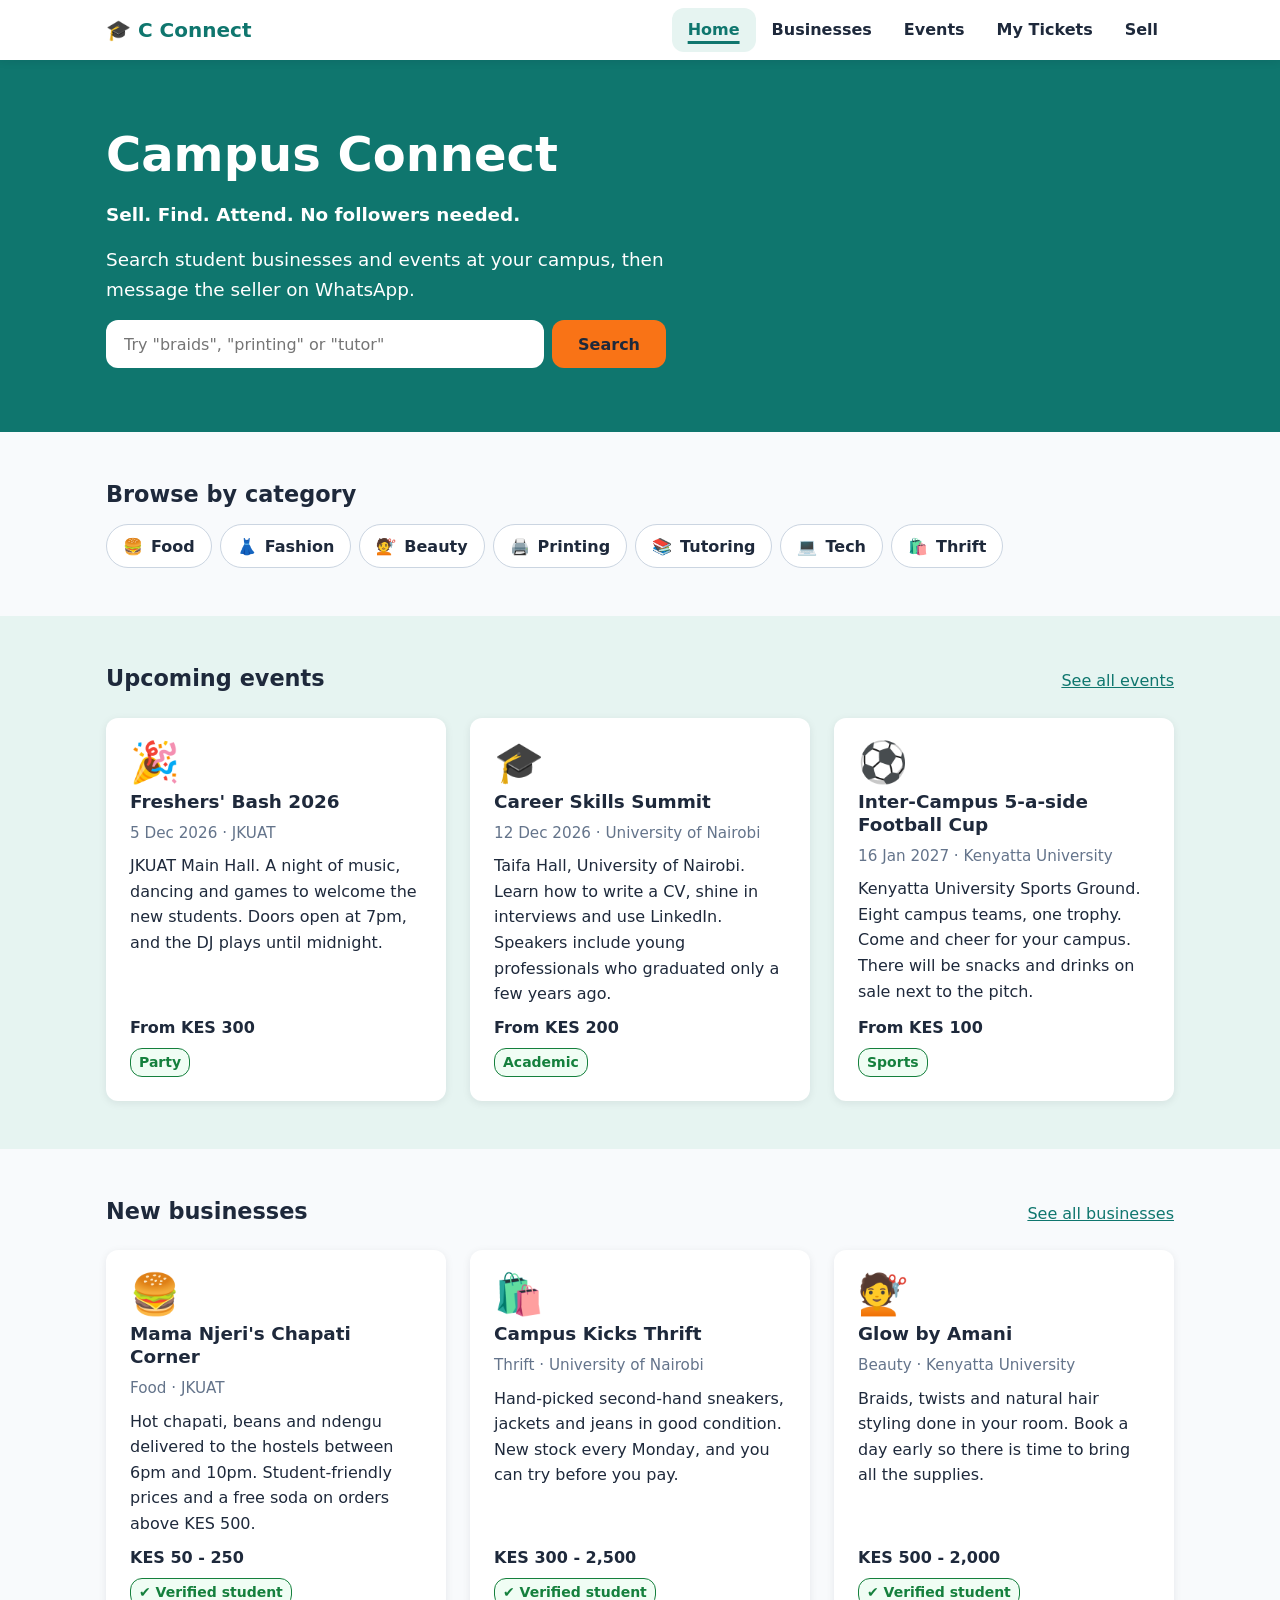
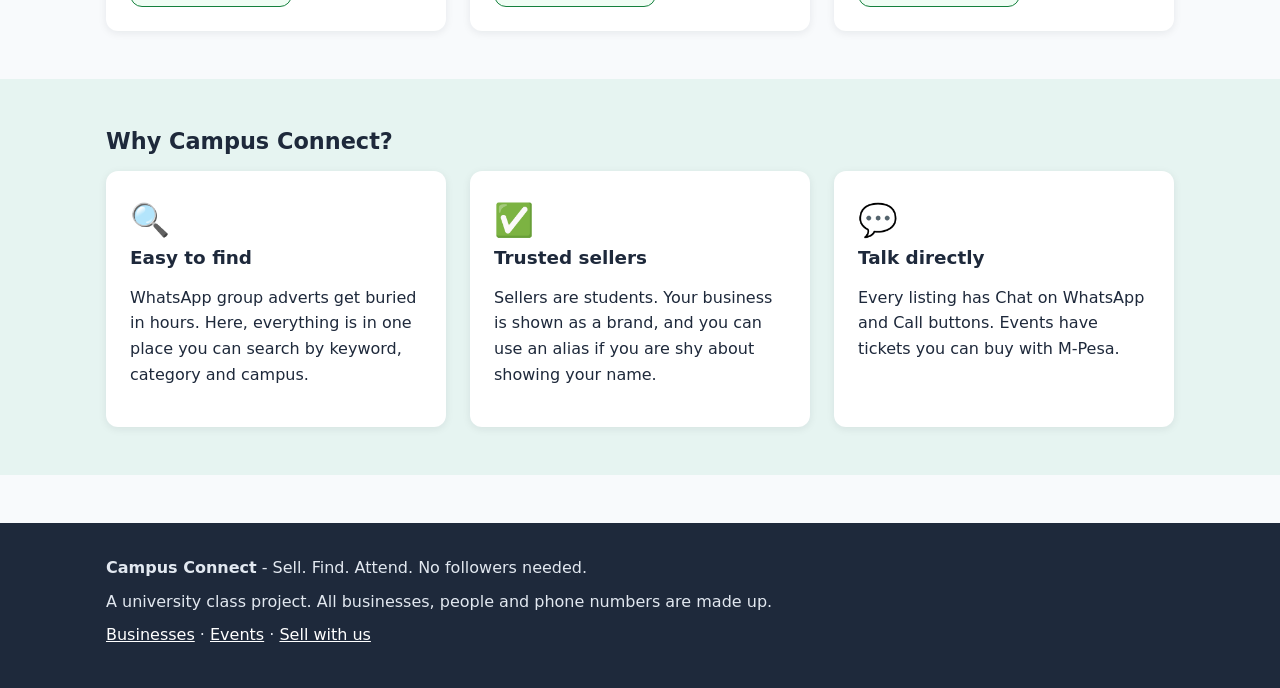
<file: index.html>
<!DOCTYPE html>
<html lang="en">
<head>
  <meta charset="UTF-8">
  <meta name="viewport" content="width=device-width, initial-scale=1">
  <title>Campus Connect | Sell. Find. Attend.</title>
  <meta name="description" content="Campus Connect helps Kenyan university students find campus businesses and events, then chat with sellers on WhatsApp.">
  <link rel="stylesheet" href="css/style.css">
</head>
<body>
  <a class="skip-link" href="#main">Skip to main content</a>

  <!-- Header: this same block is copied into every page on purpose (see HOW_IT_WORKS.md) -->
  <header class="site-header">
    <div class="container header-row">
      <a class="logo" href="index.html">🎓 C Connect</a>
      <button class="menu-button" id="menu-button" type="button" aria-label="Open menu" aria-expanded="false" aria-controls="main-nav">☰</button>
      <nav class="main-nav" id="main-nav" aria-label="Main menu">
        <ul>
          <li><a href="index.html" aria-current="page">Home</a></li>
          <li><a href="businesses.html">Businesses</a></li>
          <li><a href="events.html">Events</a></li>
          <li><a href="tickets.html">My Tickets</a></li>
          <li><a href="join.html">Sell</a></li>
        </ul>
      </nav>
    </div>
  </header>

  <main id="main">
    <section class="hero">
      <div class="container">
        <h1>Campus Connect</h1>
        <p><strong>Sell. Find. Attend. No followers needed.</strong></p>
        <p>Search student businesses and events at your campus, then message the seller on WhatsApp.</p>
        <!-- A normal form: pressing Search opens businesses.html?q=what-you-typed. No JavaScript needed. -->
        <form class="hero-search" action="businesses.html" method="get" role="search">
          <label class="visually-hidden" for="hero-q">Search businesses</label>
          <input type="search" id="hero-q" name="q" placeholder="Try &quot;braids&quot;, &quot;printing&quot; or &quot;tutor&quot;">
          <button class="btn btn-accent" type="submit">Search</button>
        </form>
      </div>
    </section>

    <section class="section">
      <div class="container">
        <h2>Browse by category</h2>
        <ul class="chip-list">
          <li><a class="chip" href="businesses.html?category=Food"><span aria-hidden="true">🍔</span> Food</a></li>
          <li><a class="chip" href="businesses.html?category=Fashion"><span aria-hidden="true">👗</span> Fashion</a></li>
          <li><a class="chip" href="businesses.html?category=Beauty"><span aria-hidden="true">💇</span> Beauty</a></li>
          <li><a class="chip" href="businesses.html?category=Printing"><span aria-hidden="true">🖨️</span> Printing</a></li>
          <li><a class="chip" href="businesses.html?category=Tutoring"><span aria-hidden="true">📚</span> Tutoring</a></li>
          <li><a class="chip" href="businesses.html?category=Tech"><span aria-hidden="true">💻</span> Tech</a></li>
          <li><a class="chip" href="businesses.html?category=Thrift"><span aria-hidden="true">🛍️</span> Thrift</a></li>
        </ul>
      </div>
    </section>

    <section class="section section-alt">
      <div class="container">
        <div class="section-header">
          <h2>Upcoming events</h2>
          <a href="events.html">See all events</a>
        </div>
        <div class="card-grid" id="upcoming-events"></div>
      </div>
    </section>

    <section class="section">
      <div class="container">
        <div class="section-header">
          <h2>New businesses</h2>
          <a href="businesses.html">See all businesses</a>
        </div>
        <div class="card-grid" id="new-businesses"></div>
      </div>
    </section>

    <section class="section section-alt">
      <div class="container">
        <h2>Why Campus Connect?</h2>
        <ul class="point-list">
          <li class="point">
            <p class="point-icon" aria-hidden="true">🔍</p>
            <h3>Easy to find</h3>
            <p>WhatsApp group adverts get buried in hours. Here, everything is in one place you can search by keyword, category and campus.</p>
          </li>
          <li class="point">
            <p class="point-icon" aria-hidden="true">✅</p>
            <h3>Trusted sellers</h3>
            <p>Sellers are students. Your business is shown as a brand, and you can use an alias if you are shy about showing your name.</p>
          </li>
          <li class="point">
            <p class="point-icon" aria-hidden="true">💬</p>
            <h3>Talk directly</h3>
            <p>Every listing has Chat on WhatsApp and Call buttons. Events have tickets you can buy with M-Pesa.</p>
          </li>
        </ul>
      </div>
    </section>
  </main>

  <!-- Footer: also copied into every page -->
  <footer class="site-footer">
    <div class="container">
      <p><strong>Campus Connect</strong> - Sell. Find. Attend. No followers needed.</p>
      <p>A university class project. All businesses, people and phone numbers are made up.</p>
      <p><a href="businesses.html">Businesses</a> · <a href="events.html">Events</a> · <a href="join.html">Sell with us</a></p>
    </div>
  </footer>

  <!-- Scripts go last so the page is already on screen when they run. data.js and main.js must come first. -->
  <script src="js/data.js"></script>
  <script src="js/main.js"></script>
  <script src="js/home.js"></script>
</body>
</html>
</file>
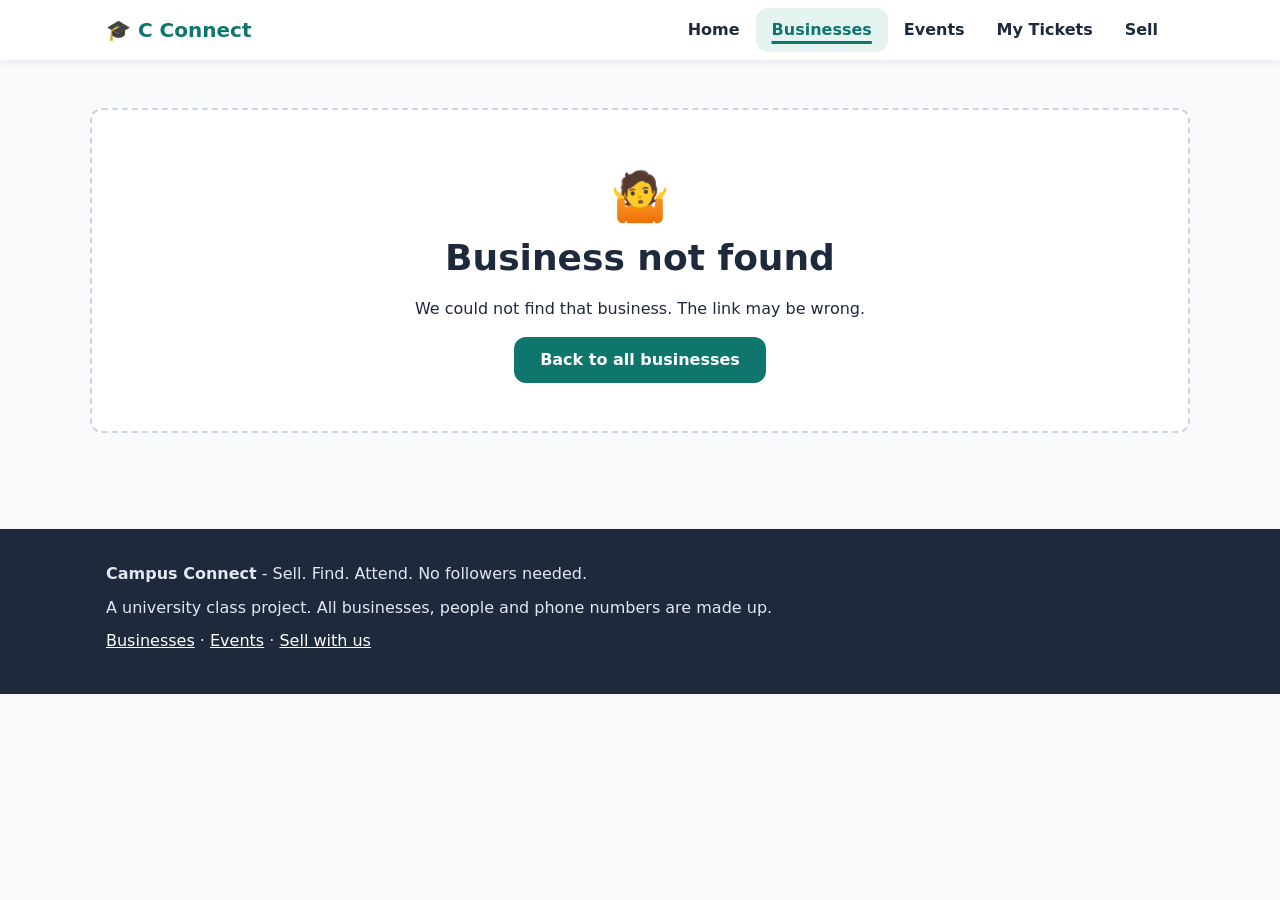
<file: business.html>
<!DOCTYPE html>
<html lang="en">
<head>
  <meta charset="UTF-8">
  <meta name="viewport" content="width=device-width, initial-scale=1">
  <title>Business | Campus Connect</title>
  <meta name="description" content="See the details of a student business and contact the seller on WhatsApp.">
  <link rel="stylesheet" href="css/style.css">
</head>
<body>
  <a class="skip-link" href="#main">Skip to main content</a>

  <!-- Header: this same block is copied into every page on purpose (see HOW_IT_WORKS.md) -->
  <header class="site-header">
    <div class="container header-row">
      <a class="logo" href="index.html">🎓 C Connect</a>
      <button class="menu-button" id="menu-button" type="button" aria-label="Open menu" aria-expanded="false" aria-controls="main-nav">☰</button>
      <nav class="main-nav" id="main-nav" aria-label="Main menu">
        <ul>
          <li><a href="index.html">Home</a></li>
          <li><a href="businesses.html" aria-current="page">Businesses</a></li>
          <li><a href="events.html">Events</a></li>
          <li><a href="tickets.html">My Tickets</a></li>
          <li><a href="join.html">Sell</a></li>
        </ul>
      </nav>
    </div>
  </header>

  <main id="main">
    <div class="container section">
      <section class="detail-box" id="business-details" hidden>
        <p class="detail-icon" id="business-icon" aria-hidden="true"></p>
        <h1 id="business-name"></h1>
        <div id="business-status"></div>
        <p id="business-alias" hidden></p>
        <p id="business-description"></p>

        <ul class="detail-facts">
          <li><strong>Category:</strong> <span id="business-category"></span></li>
          <li><strong>Campus:</strong> <span id="business-campus"></span></li>
          <li><strong>Price range:</strong> <span id="business-price"></span></li>
        </ul>

        <div class="detail-actions">
          <a class="btn btn-primary" id="whatsapp-button" href="#" target="_blank" rel="noopener">💬 Chat on WhatsApp</a>
          <a class="btn btn-secondary" id="call-button" href="#">📞 Call</a>
          <button class="btn btn-danger" id="report-button" type="button">🚩 Report this listing</button>
        </div>
        <p class="hint" id="report-message" aria-live="polite" hidden></p>
        <a class="back-link" href="businesses.html">← Back to all businesses</a>
      </section>

      <section class="empty-state" id="not-found" hidden>
        <p class="empty-state-icon" aria-hidden="true">🤷</p>
        <h1>Business not found</h1>
        <p>We could not find that business. The link may be wrong.</p>
        <a class="btn btn-primary" href="businesses.html">Back to all businesses</a>
      </section>
    </div>
  </main>

  <!-- Footer: also copied into every page -->
  <footer class="site-footer">
    <div class="container">
      <p><strong>Campus Connect</strong> - Sell. Find. Attend. No followers needed.</p>
      <p>A university class project. All businesses, people and phone numbers are made up.</p>
      <p><a href="businesses.html">Businesses</a> · <a href="events.html">Events</a> · <a href="join.html">Sell with us</a></p>
    </div>
  </footer>

  <!-- Scripts go last so the page is already on screen when they run. data.js and main.js must come first. -->
  <script src="js/data.js"></script>
  <script src="js/main.js"></script>
  <script src="js/business.js"></script>
</body>
</html>
</file>
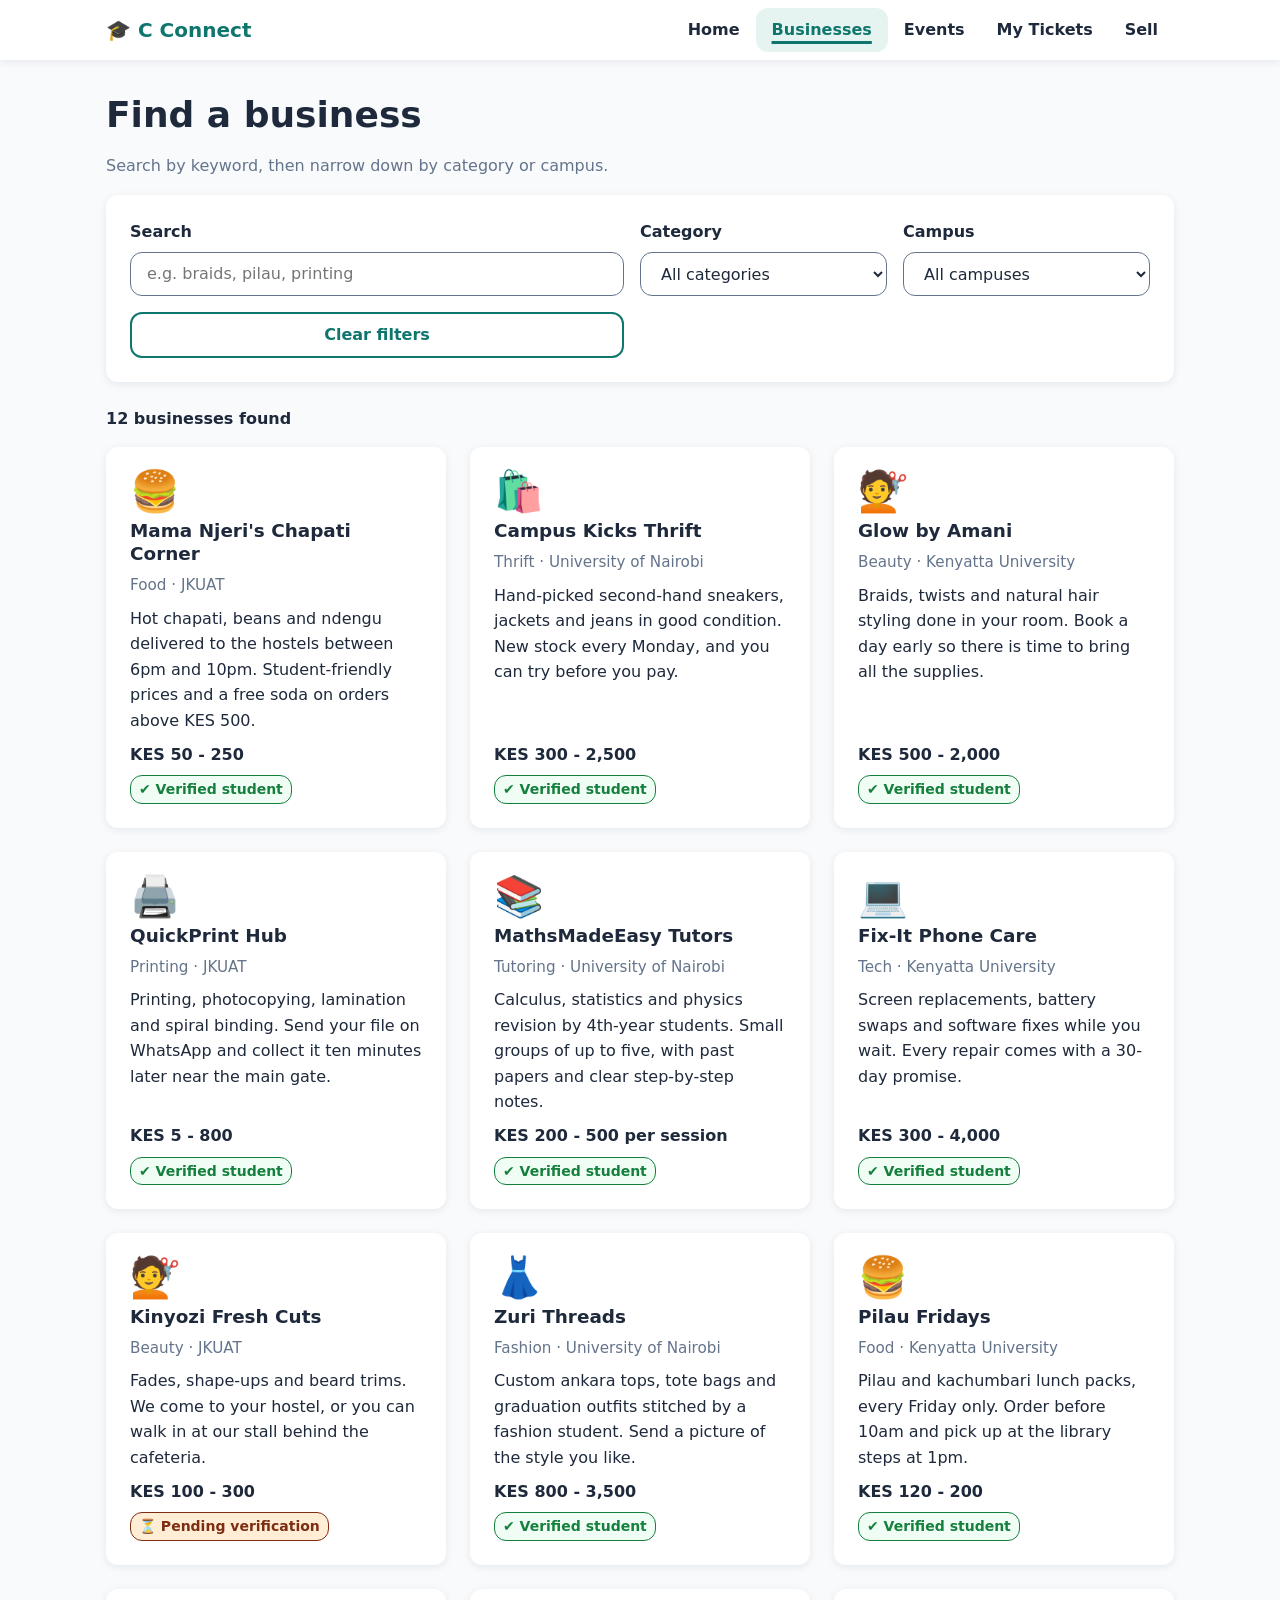
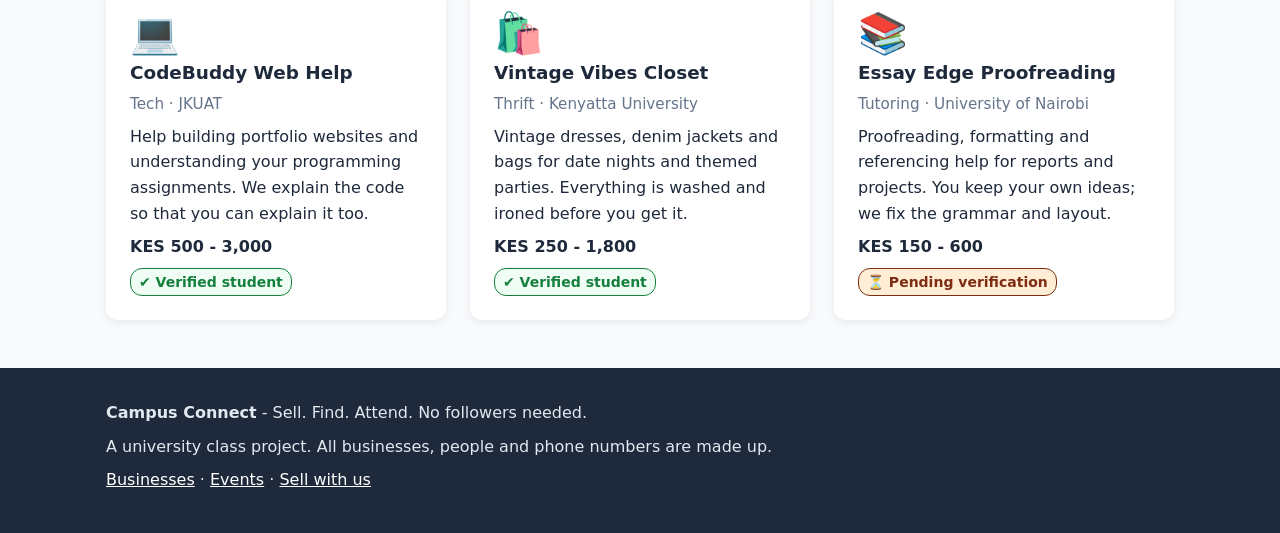
<file: businesses.html>
<!DOCTYPE html>
<html lang="en">
<head>
  <meta charset="UTF-8">
  <meta name="viewport" content="width=device-width, initial-scale=1">
  <title>Businesses | Campus Connect</title>
  <meta name="description" content="Search student businesses at Kenyan campuses by keyword, category and campus.">
  <link rel="stylesheet" href="css/style.css">
</head>
<body>
  <a class="skip-link" href="#main">Skip to main content</a>

  <!-- Header: this same block is copied into every page on purpose (see HOW_IT_WORKS.md) -->
  <header class="site-header">
    <div class="container header-row">
      <a class="logo" href="index.html">🎓 C Connect</a>
      <button class="menu-button" id="menu-button" type="button" aria-label="Open menu" aria-expanded="false" aria-controls="main-nav">☰</button>
      <nav class="main-nav" id="main-nav" aria-label="Main menu">
        <ul>
          <li><a href="index.html">Home</a></li>
          <li><a href="businesses.html" aria-current="page">Businesses</a></li>
          <li><a href="events.html">Events</a></li>
          <li><a href="tickets.html">My Tickets</a></li>
          <li><a href="join.html">Sell</a></li>
        </ul>
      </nav>
    </div>
  </header>

  <main id="main">
    <div class="container">
      <section class="page-title-area">
        <h1>Find a business</h1>
        <p>Search by keyword, then narrow down by category or campus.</p>
      </section>

      <form class="filter-bar" id="filter-form" role="search">
        <div class="field">
          <label for="search-input">Search</label>
          <input type="search" id="search-input" placeholder="e.g. braids, pilau, printing">
        </div>
        <div class="field">
          <label for="category-select">Category</label>
          <select id="category-select">
            <option value="">All categories</option>
            <option value="Food">Food</option>
            <option value="Fashion">Fashion</option>
            <option value="Beauty">Beauty</option>
            <option value="Printing">Printing</option>
            <option value="Tutoring">Tutoring</option>
            <option value="Tech">Tech</option>
            <option value="Thrift">Thrift</option>
          </select>
        </div>
        <div class="field">
          <label for="campus-select">Campus</label>
          <select id="campus-select">
            <option value="">All campuses</option>
            <option value="JKUAT">JKUAT</option>
            <option value="University of Nairobi">University of Nairobi</option>
            <option value="Kenyatta University">Kenyatta University</option>
          </select>
        </div>
        <button class="btn btn-secondary" type="button" id="clear-filters">Clear filters</button>
      </form>

      <section>
        <h2 class="visually-hidden">Results</h2>
        <!-- aria-live makes screen readers announce the new count when it changes -->
        <p class="results-count" id="results-count" aria-live="polite"></p>
        <div class="card-grid" id="results-grid"></div>
        <div class="empty-state" id="empty-state" hidden>
          <p class="empty-state-icon" aria-hidden="true">🔎</p>
          <h3>Nothing found</h3>
          <p>No businesses match your search. Try clearing the filters.</p>
        </div>
      </section>
    </div>
  </main>

  <!-- Footer: also copied into every page -->
  <footer class="site-footer">
    <div class="container">
      <p><strong>Campus Connect</strong> - Sell. Find. Attend. No followers needed.</p>
      <p>A university class project. All businesses, people and phone numbers are made up.</p>
      <p><a href="businesses.html">Businesses</a> · <a href="events.html">Events</a> · <a href="join.html">Sell with us</a></p>
    </div>
  </footer>

  <!-- Scripts go last so the page is already on screen when they run. data.js and main.js must come first. -->
  <script src="js/data.js"></script>
  <script src="js/main.js"></script>
  <script src="js/businesses.js"></script>
</body>
</html>
</file>
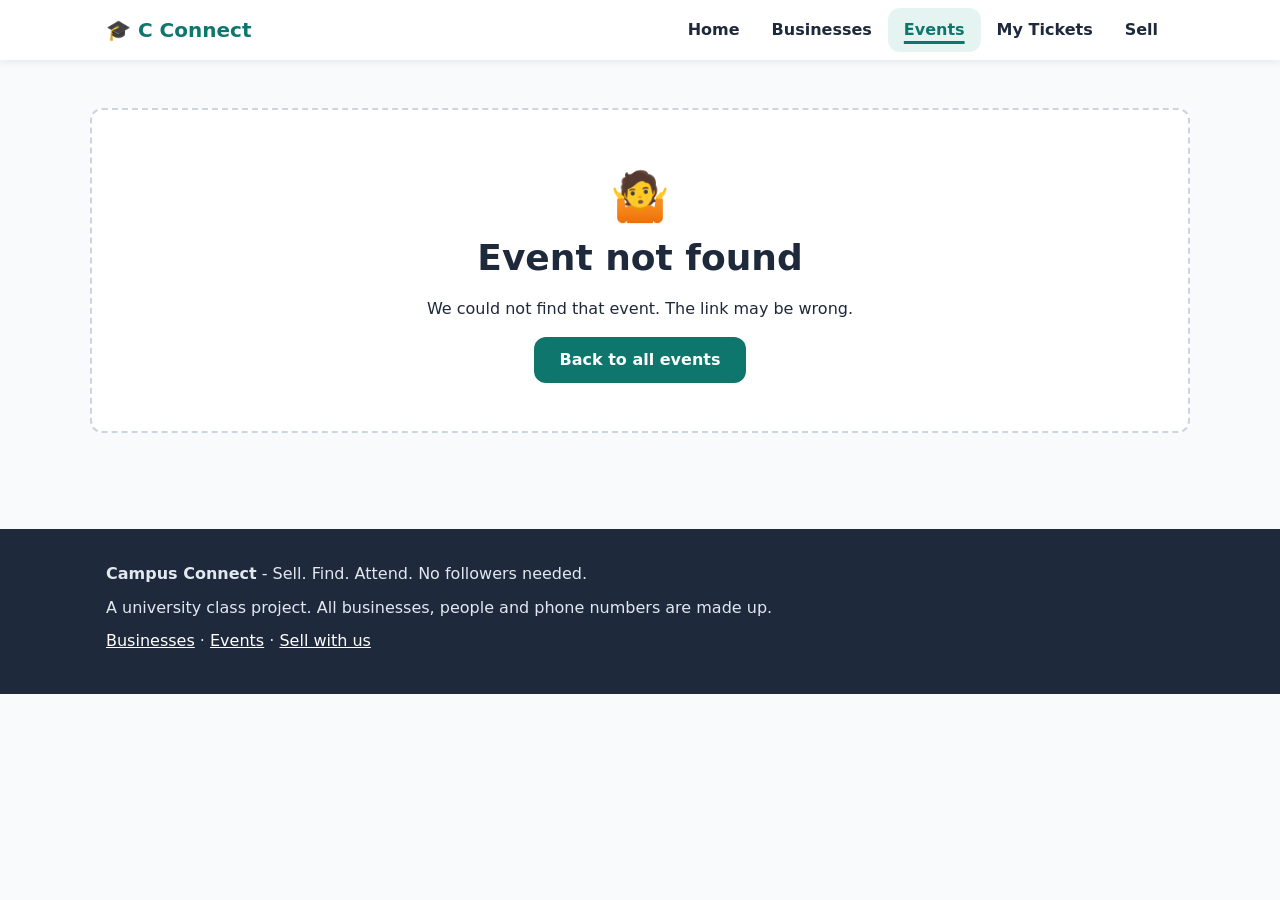
<file: event.html>
<!DOCTYPE html>
<html lang="en">
<head>
  <meta charset="UTF-8">
  <meta name="viewport" content="width=device-width, initial-scale=1">
  <title>Event | Campus Connect</title>
  <meta name="description" content="See event details and buy a ticket with M-Pesa (demo only).">
  <link rel="stylesheet" href="css/style.css">
</head>
<body>
  <a class="skip-link" href="#main">Skip to main content</a>

  <!-- Header: this same block is copied into every page on purpose (see HOW_IT_WORKS.md) -->
  <header class="site-header">
    <div class="container header-row">
      <a class="logo" href="index.html">🎓 C Connect</a>
      <button class="menu-button" id="menu-button" type="button" aria-label="Open menu" aria-expanded="false" aria-controls="main-nav">☰</button>
      <nav class="main-nav" id="main-nav" aria-label="Main menu">
        <ul>
          <li><a href="index.html">Home</a></li>
          <li><a href="businesses.html">Businesses</a></li>
          <li><a href="events.html" aria-current="page">Events</a></li>
          <li><a href="tickets.html">My Tickets</a></li>
          <li><a href="join.html">Sell</a></li>
        </ul>
      </nav>
    </div>
  </header>

  <main id="main">
    <div class="container section">
      <div id="event-details" hidden>
        <div class="event-layout">
          <section class="detail-box">
            <p class="detail-icon" id="event-icon" aria-hidden="true"></p>
            <h1 id="event-title"></h1>
            <p id="event-description"></p>
            <ul class="detail-facts">
              <li><strong>Date:</strong> <span id="event-date"></span></li>
              <li><strong>Venue:</strong> <span id="event-venue"></span></li>
              <li><strong>Campus:</strong> <span id="event-campus"></span></li>
              <li><strong>Category:</strong> <span id="event-category"></span></li>
              <li><strong>Organiser:</strong> <span id="event-organiser"></span></li>
            </ul>
            <a class="back-link" href="events.html">← Back to all events</a>
          </section>

          <section>
            <h2>Get your ticket</h2>
            <p class="demo-note">Demo mode: no real money moves and no data leaves your device.</p>

            <form class="form-card" id="ticket-form" novalidate>
              <div class="field">
                <label for="buyer-name">Your name</label>
                <input type="text" id="buyer-name" autocomplete="name">
              </div>
              <div class="field">
                <label for="buyer-phone">M-Pesa phone number</label>
                <input type="tel" id="buyer-phone" placeholder="0712345678" autocomplete="tel">
                <p class="hint">We only ask for a number. We never ask for your M-Pesa PIN.</p>
              </div>
              <div class="field">
                <label for="ticket-type">Ticket type</label>
                <select id="ticket-type">
                  <option value="">Choose a ticket type</option>
                </select>
              </div>
              <div class="field">
                <label for="quantity">Quantity (1 to 5)</label>
                <input type="number" id="quantity" value="1" min="1" max="5">
              </div>
              <button class="btn btn-primary" type="submit">Pay with M-Pesa (pretend)</button>
            </form>

            <div class="success-box" id="confirmation" tabindex="-1" aria-live="polite" hidden>
              <h2>✔ Payment received (pretend)</h2>
              <p id="confirmation-summary"></p>
              <p>Your ticket code:</p>
              <p class="ticket-code" id="ticket-code"></p>
              <a class="btn btn-primary" href="tickets.html">See my tickets</a>
            </div>
          </section>
        </div>
      </div>

      <section class="empty-state" id="not-found" hidden>
        <p class="empty-state-icon" aria-hidden="true">🤷</p>
        <h1>Event not found</h1>
        <p>We could not find that event. The link may be wrong.</p>
        <a class="btn btn-primary" href="events.html">Back to all events</a>
      </section>
    </div>
  </main>

  <!-- Footer: also copied into every page -->
  <footer class="site-footer">
    <div class="container">
      <p><strong>Campus Connect</strong> - Sell. Find. Attend. No followers needed.</p>
      <p>A university class project. All businesses, people and phone numbers are made up.</p>
      <p><a href="businesses.html">Businesses</a> · <a href="events.html">Events</a> · <a href="join.html">Sell with us</a></p>
    </div>
  </footer>

  <!-- Scripts go last so the page is already on screen when they run. data.js and main.js must come first. -->
  <script src="js/data.js"></script>
  <script src="js/main.js"></script>
  <script src="js/event.js"></script>
</body>
</html>
</file>
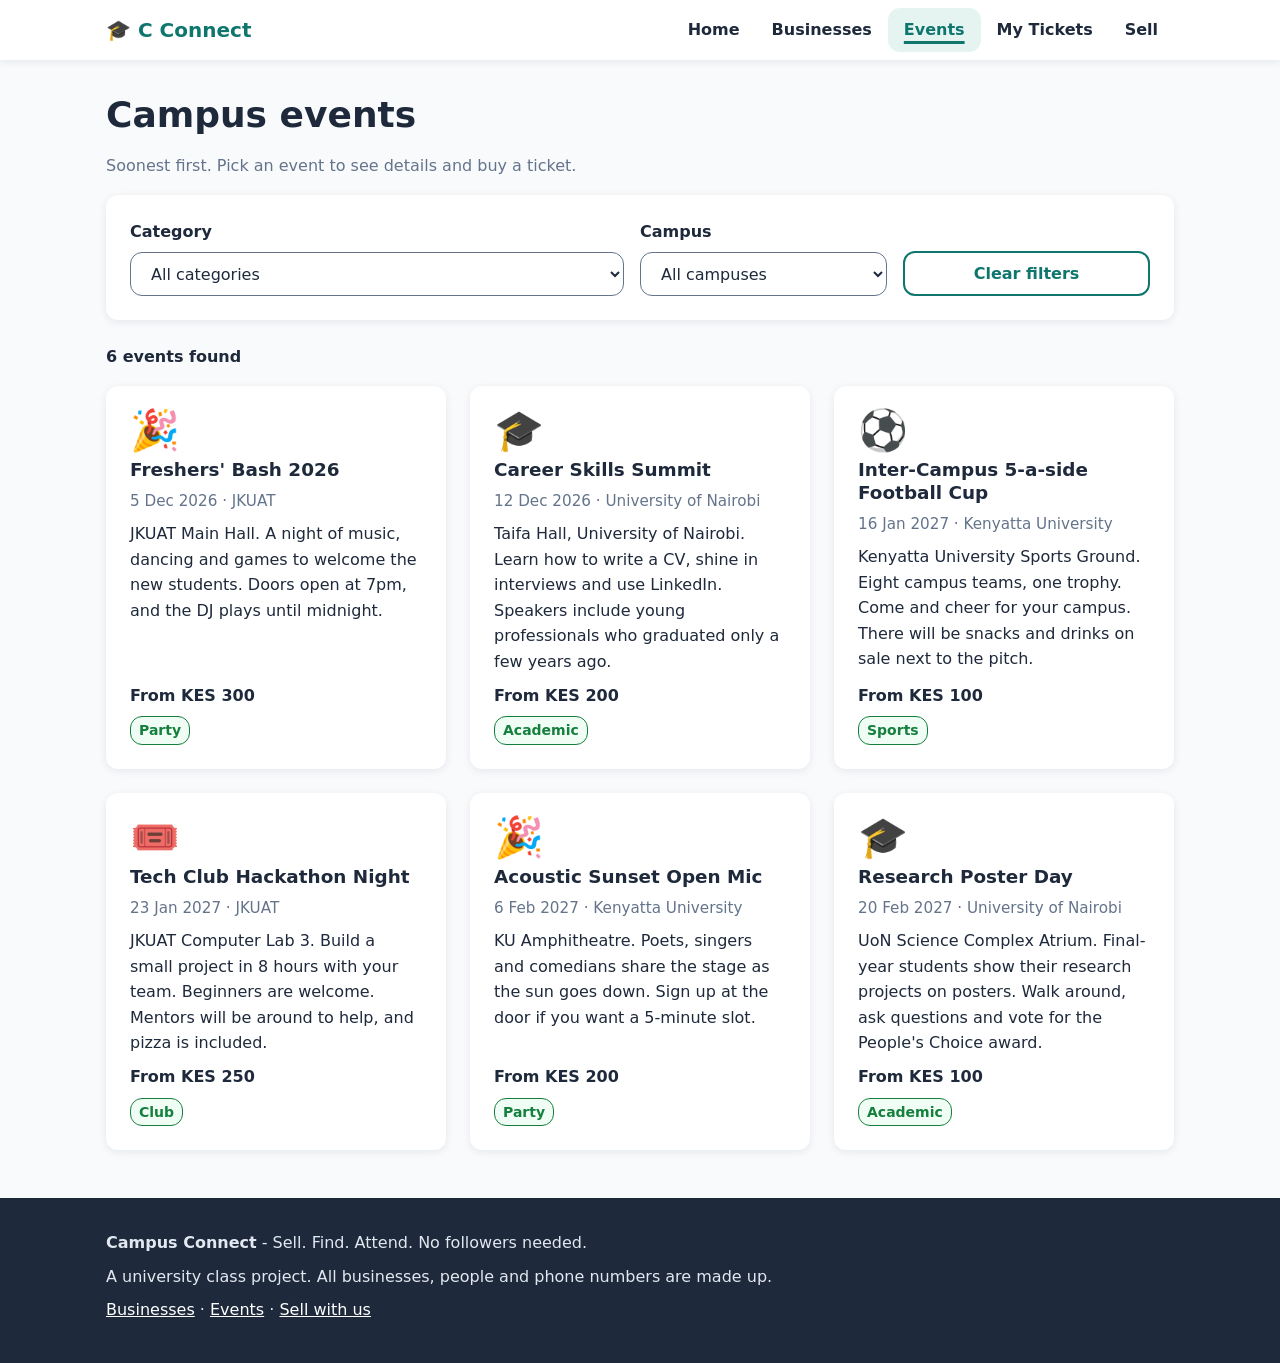
<file: events.html>
<!DOCTYPE html>
<html lang="en">
<head>
  <meta charset="UTF-8">
  <meta name="viewport" content="width=device-width, initial-scale=1">
  <title>Events | Campus Connect</title>
  <meta name="description" content="Find parties, academic talks, sports and club events at Kenyan campuses and buy tickets with M-Pesa.">
  <link rel="stylesheet" href="css/style.css">
</head>
<body>
  <a class="skip-link" href="#main">Skip to main content</a>

  <!-- Header: this same block is copied into every page on purpose (see HOW_IT_WORKS.md) -->
  <header class="site-header">
    <div class="container header-row">
      <a class="logo" href="index.html">🎓 C Connect</a>
      <button class="menu-button" id="menu-button" type="button" aria-label="Open menu" aria-expanded="false" aria-controls="main-nav">☰</button>
      <nav class="main-nav" id="main-nav" aria-label="Main menu">
        <ul>
          <li><a href="index.html">Home</a></li>
          <li><a href="businesses.html">Businesses</a></li>
          <li><a href="events.html" aria-current="page">Events</a></li>
          <li><a href="tickets.html">My Tickets</a></li>
          <li><a href="join.html">Sell</a></li>
        </ul>
      </nav>
    </div>
  </header>

  <main id="main">
    <div class="container">
      <section class="page-title-area">
        <h1>Campus events</h1>
        <p>Soonest first. Pick an event to see details and buy a ticket.</p>
      </section>

      <form class="filter-bar" id="filter-form">
        <div class="field">
          <label for="category-select">Category</label>
          <select id="category-select">
            <option value="">All categories</option>
            <option value="Party">Party</option>
            <option value="Academic">Academic</option>
            <option value="Sports">Sports</option>
            <option value="Club">Club</option>
          </select>
        </div>
        <div class="field">
          <label for="campus-select">Campus</label>
          <select id="campus-select">
            <option value="">All campuses</option>
            <option value="JKUAT">JKUAT</option>
            <option value="University of Nairobi">University of Nairobi</option>
            <option value="Kenyatta University">Kenyatta University</option>
          </select>
        </div>
        <button class="btn btn-secondary" type="button" id="clear-filters">Clear filters</button>
      </form>

      <section>
        <h2 class="visually-hidden">Results</h2>
        <p class="results-count" id="results-count" aria-live="polite"></p>
        <div class="card-grid" id="results-grid"></div>
        <div class="empty-state" id="empty-state" hidden>
          <p class="empty-state-icon" aria-hidden="true">📅</p>
          <h3>No events found</h3>
          <p>No events match your choices. Try clearing the filters.</p>
        </div>
      </section>
    </div>
  </main>

  <!-- Footer: also copied into every page -->
  <footer class="site-footer">
    <div class="container">
      <p><strong>Campus Connect</strong> - Sell. Find. Attend. No followers needed.</p>
      <p>A university class project. All businesses, people and phone numbers are made up.</p>
      <p><a href="businesses.html">Businesses</a> · <a href="events.html">Events</a> · <a href="join.html">Sell with us</a></p>
    </div>
  </footer>

  <!-- Scripts go last so the page is already on screen when they run. data.js and main.js must come first. -->
  <script src="js/data.js"></script>
  <script src="js/main.js"></script>
  <script src="js/events.js"></script>
</body>
</html>
</file>
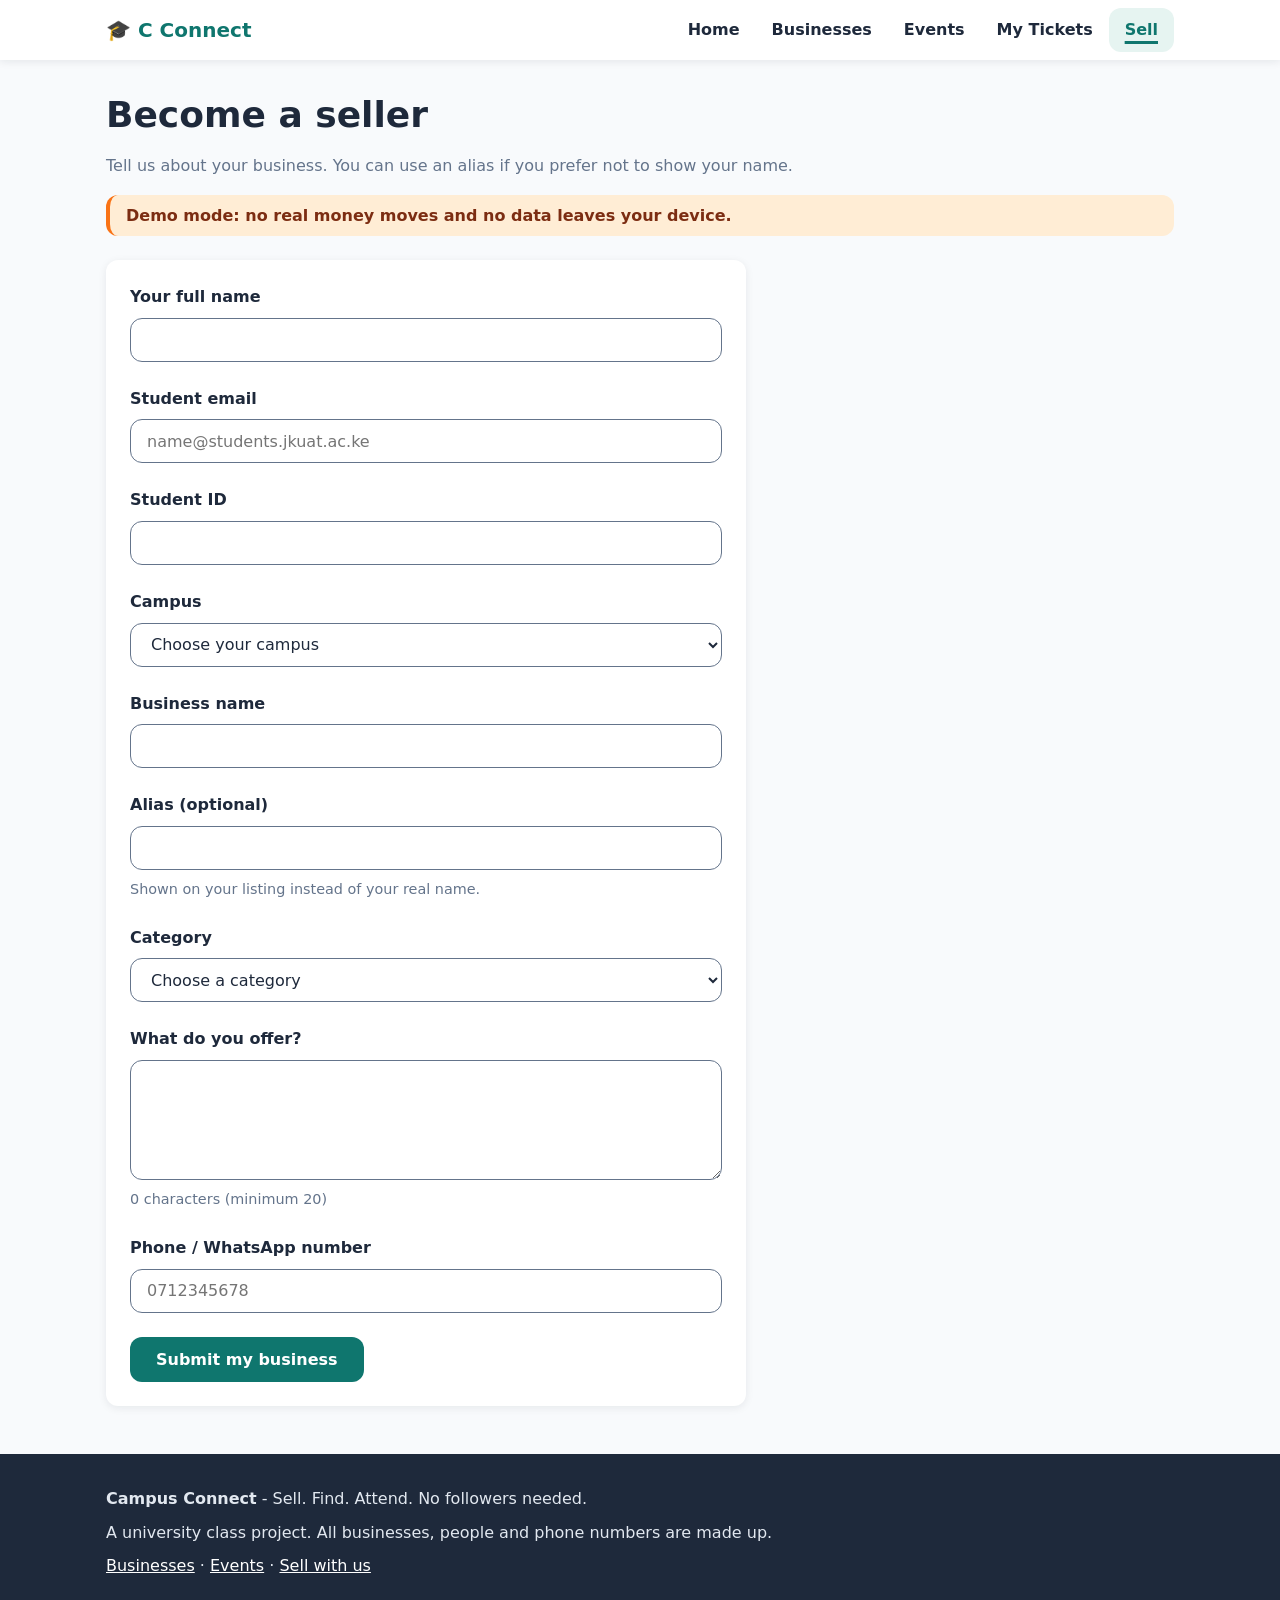
<file: join.html>
<!DOCTYPE html>
<html lang="en">
<head>
  <meta charset="UTF-8">
  <meta name="viewport" content="width=device-width, initial-scale=1">
  <title>Become a seller | Campus Connect</title>
  <meta name="description" content="List your student business on Campus Connect so other students can find you.">
  <link rel="stylesheet" href="css/style.css">
</head>
<body>
  <a class="skip-link" href="#main">Skip to main content</a>

  <!-- Header: this same block is copied into every page on purpose (see HOW_IT_WORKS.md) -->
  <header class="site-header">
    <div class="container header-row">
      <a class="logo" href="index.html">🎓 C Connect</a>
      <button class="menu-button" id="menu-button" type="button" aria-label="Open menu" aria-expanded="false" aria-controls="main-nav">☰</button>
      <nav class="main-nav" id="main-nav" aria-label="Main menu">
        <ul>
          <li><a href="index.html">Home</a></li>
          <li><a href="businesses.html">Businesses</a></li>
          <li><a href="events.html">Events</a></li>
          <li><a href="tickets.html">My Tickets</a></li>
          <li><a href="join.html" aria-current="page">Sell</a></li>
        </ul>
      </nav>
    </div>
  </header>

  <main id="main">
    <div class="container">
      <section class="page-title-area">
        <h1>Become a seller</h1>
        <p>Tell us about your business. You can use an alias if you prefer not to show your name.</p>
      </section>

      <p class="demo-note">Demo mode: no real money moves and no data leaves your device.</p>

      <form class="form-card" id="join-form" novalidate>
        <div class="field">
          <label for="student-name">Your full name</label>
          <input type="text" id="student-name" autocomplete="name">
        </div>
        <div class="field">
          <label for="student-email">Student email</label>
          <input type="email" id="student-email" placeholder="name@students.jkuat.ac.ke" autocomplete="email">
        </div>
        <div class="field">
          <label for="student-id">Student ID</label>
          <input type="text" id="student-id">
        </div>
        <div class="field">
          <label for="campus">Campus</label>
          <select id="campus">
            <option value="">Choose your campus</option>
            <option value="JKUAT">JKUAT</option>
            <option value="University of Nairobi">University of Nairobi</option>
            <option value="Kenyatta University">Kenyatta University</option>
          </select>
        </div>
        <div class="field">
          <label for="business-name">Business name</label>
          <input type="text" id="business-name">
        </div>
        <div class="field">
          <label for="alias">Alias (optional)</label>
          <input type="text" id="alias">
          <p class="hint">Shown on your listing instead of your real name.</p>
        </div>
        <div class="field">
          <label for="category">Category</label>
          <select id="category">
            <option value="">Choose a category</option>
            <option value="Food">Food</option>
            <option value="Fashion">Fashion</option>
            <option value="Beauty">Beauty</option>
            <option value="Printing">Printing</option>
            <option value="Tutoring">Tutoring</option>
            <option value="Tech">Tech</option>
            <option value="Thrift">Thrift</option>
          </select>
        </div>
        <div class="field">
          <label for="description">What do you offer?</label>
          <textarea id="description"></textarea>
          <p class="hint" id="char-counter" aria-live="polite"></p>
        </div>
        <div class="field">
          <label for="phone">Phone / WhatsApp number</label>
          <input type="tel" id="phone" placeholder="0712345678" autocomplete="tel">
        </div>
        <button class="btn btn-primary" type="submit">Submit my business</button>
      </form>

      <div class="success-box" id="join-success" tabindex="-1" aria-live="polite" hidden>
        <h2>⏳ Thank you! Pending verification</h2>
        <p><strong id="success-business"></strong> has been saved on this device. In a real site, we would now check your student ID. For now it shows as <strong>Pending</strong> in the directory.</p>
        <a class="btn btn-primary" id="see-listing" href="businesses.html">See my listing</a>
        <a class="btn btn-secondary" href="businesses.html">Browse all businesses</a>
      </div>
    </div>
  </main>

  <!-- Footer: also copied into every page -->
  <footer class="site-footer">
    <div class="container">
      <p><strong>Campus Connect</strong> - Sell. Find. Attend. No followers needed.</p>
      <p>A university class project. All businesses, people and phone numbers are made up.</p>
      <p><a href="businesses.html">Businesses</a> · <a href="events.html">Events</a> · <a href="join.html">Sell with us</a></p>
    </div>
  </footer>

  <!-- Scripts go last so the page is already on screen when they run. data.js and main.js must come first. -->
  <script src="js/data.js"></script>
  <script src="js/main.js"></script>
  <script src="js/join.js"></script>
</body>
</html>
</file>
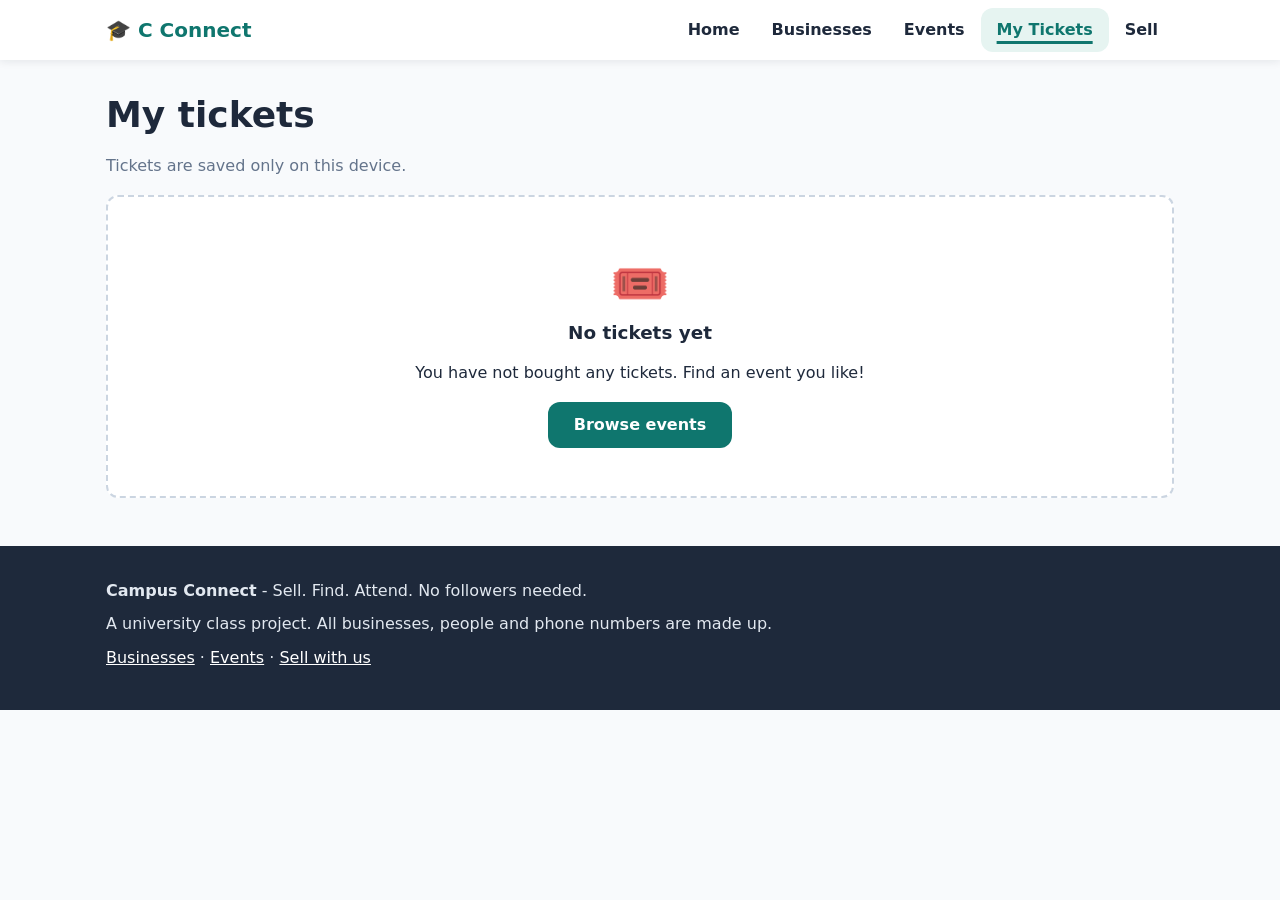
<file: tickets.html>
<!DOCTYPE html>
<html lang="en">
<head>
  <meta charset="UTF-8">
  <meta name="viewport" content="width=device-width, initial-scale=1">
  <title>My Tickets | Campus Connect</title>
  <meta name="description" content="See the event tickets you saved on this device.">
  <link rel="stylesheet" href="css/style.css">
</head>
<body>
  <a class="skip-link" href="#main">Skip to main content</a>

  <!-- Header: this same block is copied into every page on purpose (see HOW_IT_WORKS.md) -->
  <header class="site-header">
    <div class="container header-row">
      <a class="logo" href="index.html">🎓 C Connect</a>
      <button class="menu-button" id="menu-button" type="button" aria-label="Open menu" aria-expanded="false" aria-controls="main-nav">☰</button>
      <nav class="main-nav" id="main-nav" aria-label="Main menu">
        <ul>
          <li><a href="index.html">Home</a></li>
          <li><a href="businesses.html">Businesses</a></li>
          <li><a href="events.html">Events</a></li>
          <li><a href="tickets.html" aria-current="page">My Tickets</a></li>
          <li><a href="join.html">Sell</a></li>
        </ul>
      </nav>
    </div>
  </header>

  <main id="main">
    <div class="container">
      <section class="page-title-area">
        <h1>My tickets</h1>
        <p>Tickets are saved only on this device.</p>
      </section>

      <section>
        <h2 class="visually-hidden">Your tickets</h2>
        <div class="card-grid" id="ticket-list"></div>
        <div class="empty-state" id="empty-state" hidden>
          <p class="empty-state-icon" aria-hidden="true">🎟️</p>
          <h3>No tickets yet</h3>
          <p>You have not bought any tickets. Find an event you like!</p>
          <a class="btn btn-primary" href="events.html">Browse events</a>
        </div>
      </section>
    </div>
  </main>

  <!-- Footer: also copied into every page -->
  <footer class="site-footer">
    <div class="container">
      <p><strong>Campus Connect</strong> - Sell. Find. Attend. No followers needed.</p>
      <p>A university class project. All businesses, people and phone numbers are made up.</p>
      <p><a href="businesses.html">Businesses</a> · <a href="events.html">Events</a> · <a href="join.html">Sell with us</a></p>
    </div>
  </footer>

  <!-- Scripts go last so the page is already on screen when they run. data.js and main.js must come first. -->
  <script src="js/data.js"></script>
  <script src="js/main.js"></script>
  <script src="js/tickets.js"></script>
</body>
</html>
</file>
<file: css/style.css>
/* ==========================================================
   Campus Connect - the ONE stylesheet used by every page.
   Order: 1) variables  2) base  3) layout  4) components
          5) page parts  6) bigger screens (media queries)
   We design for phones first, then add rules for bigger screens.
   ========================================================== */

/* ---------- 1. Variables (change a colour here, it changes everywhere) ---------- */
:root {
  /* Colours */
  --primary: #0f766e;
  --primary-dark: #115e59;
  --primary-light: #e6f4f1;
  --accent: #f97316;
  --accent-dark: #ea580c;
  --background: #f8fafc;
  --card: #ffffff;
  --text: #1e293b;
  --muted: #64748b;
  --border: #cbd5e1;
  --input-border: #64748b;
  --error: #b91c1c;
  --error-light: #fef2f2;
  --success: #15803d;
  --success-light: #f0fdf4;
  --pending-light: #ffedd5;
  --pending-text: #7c2d12;

  /* Spacing (an 8px scale) */
  --space-1: 8px;
  --space-2: 16px;
  --space-3: 24px;
  --space-4: 32px;
  --space-6: 48px;
  --space-8: 64px;

  /* One radius and one shadow for all cards and buttons */
  --radius: 12px;
  --shadow: 0 2px 8px rgba(15, 23, 42, 0.08);
  --shadow-hover: 0 8px 20px rgba(15, 23, 42, 0.14);

  /* One speed for all hover effects */
  --speed: 150ms;
}

/* ---------- 2. Base styles ---------- */
* {
  box-sizing: border-box;
}

body {
  margin: 0;
  font-family: system-ui, -apple-system, "Segoe UI", Roboto, sans-serif;
  font-size: 1rem;
  line-height: 1.6;
  color: var(--text);
  background: var(--background);
}

h1, h2, h3 {
  line-height: 1.25;
  margin: 0 0 var(--space-2);
}

h1 { font-size: 1.75rem; }
h2 { font-size: 1.4rem; }
h3 { font-size: 1.15rem; }

p {
  margin: 0 0 var(--space-2);
}

a {
  color: var(--primary);
}

/* The "hidden" attribute must always win, even over our display rules */
[hidden] {
  display: none !important;
}

/* A clear outline for keyboard users */
:focus-visible {
  outline: 3px solid var(--accent);
  outline-offset: 2px;
}

/* Text for screen readers only (not shown on screen) */
.visually-hidden {
  position: absolute;
  width: 1px;
  height: 1px;
  overflow: hidden;
  clip: rect(0 0 0 0);
  white-space: nowrap;
}

/* "Skip to content" link: appears only when a keyboard user tabs to it */
.skip-link {
  position: absolute;
  left: var(--space-1);
  top: -100px;
  background: var(--card);
  padding: var(--space-1) var(--space-2);
  border-radius: var(--radius);
  z-index: 20;
}

.skip-link:focus {
  top: var(--space-1);
}

/* ---------- 3. Layout helpers ---------- */
.container {
  width: 100%;
  max-width: 1100px;
  margin: 0 auto;
  padding: 0 var(--space-2);
}

.section {
  padding: var(--space-6) 0;
}

.section-alt {
  background: var(--primary-light);
}

.section-header {
  display: flex;
  flex-wrap: wrap;
  align-items: baseline;
  justify-content: space-between;
  gap: var(--space-1);
  margin-bottom: var(--space-3);
}

.section-header h2 {
  margin: 0;
}

.page-title-area {
  padding: var(--space-4) 0 var(--space-2);
}

.page-title-area p {
  color: var(--muted);
  margin: 0;
}

/* Card grid: 1 column on phones (more columns in the media queries below) */
.card-grid {
  display: grid;
  grid-template-columns: 1fr;
  gap: var(--space-3);
}

/* ---------- 4. Components ---------- */

/* Buttons: one base style plus a colour style (primary, secondary, accent, danger) */
.btn {
  display: inline-flex;
  align-items: center;
  justify-content: center;
  gap: var(--space-1);
  min-height: 44px;
  padding: var(--space-1) var(--space-3);
  border: 2px solid transparent;
  border-radius: var(--radius);
  font: inherit;
  font-weight: 600;
  text-decoration: none;
  cursor: pointer;
  transition: background var(--speed), transform var(--speed), box-shadow var(--speed);
}

.btn:hover {
  box-shadow: var(--shadow);
}

.btn:active {
  transform: scale(0.97);
}

.btn-primary {
  background: var(--primary);
  color: #ffffff;
}

.btn-primary:hover {
  background: var(--primary-dark);
}

.btn-secondary {
  background: var(--card);
  color: var(--primary);
  border-color: var(--primary);
}

.btn-secondary:hover {
  background: var(--primary-light);
}

/* Orange button: dark text, because white on orange is hard to read */
.btn-accent {
  background: var(--accent);
  color: var(--text);
}

.btn-accent:hover {
  background: var(--accent-dark);
}

.btn-danger {
  background: var(--card);
  color: var(--error);
  border-color: var(--error);
}

.btn-danger:hover {
  background: var(--error-light);
}

.btn:disabled {
  opacity: 0.7;
  cursor: not-allowed;
}

/* Cards */
.card {
  position: relative; /* needed for the "whole card is a link" trick below */
  display: flex;
  flex-direction: column;
  gap: var(--space-1);
  padding: var(--space-3);
  background: var(--card);
  border-radius: var(--radius);
  box-shadow: var(--shadow);
  transition: transform var(--speed), box-shadow var(--speed);
}

.card:hover {
  transform: translateY(-4px);
  box-shadow: var(--shadow-hover);
}

.card-icon {
  font-size: 2.5rem;
  line-height: 1;
}

.card-title {
  margin: 0;
}

.card-title a {
  color: var(--text);
  text-decoration: none;
}

/* This invisible layer stretches the title link over the whole card,
   so tapping anywhere on the card opens it. */
.card-title a::after {
  content: "";
  position: absolute;
  inset: 0;
  border-radius: var(--radius);
}

.card-meta {
  margin: 0;
  color: var(--muted);
  font-size: 0.95rem;
}

.card-text {
  margin: 0;
  flex-grow: 1;
}

.card-price {
  margin: 0;
  font-weight: 600;
}

/* Badges: always include words, so colour is never the only clue */
.badge {
  display: inline-block;
  align-self: flex-start;
  padding: 2px var(--space-1);
  border-radius: var(--radius);
  font-size: 0.875rem;
  font-weight: 600;
}

.badge-verified {
  background: var(--success-light);
  color: var(--success);
  border: 1px solid var(--success);
}

.badge-pending {
  background: var(--pending-light);
  color: var(--pending-text);
  border: 1px solid var(--pending-text);
}

/* Category chips (links on the home page) */
.chip-list {
  display: flex;
  flex-wrap: wrap;
  gap: var(--space-1);
  padding: 0;
  margin: 0;
  list-style: none;
}

.chip {
  display: inline-flex;
  align-items: center;
  gap: var(--space-1);
  min-height: 44px;
  padding: var(--space-1) var(--space-2);
  background: var(--card);
  color: var(--text);
  border: 1px solid var(--border);
  border-radius: 999px;
  text-decoration: none;
  font-weight: 600;
  transition: background var(--speed), transform var(--speed);
}

.chip:hover {
  background: var(--primary-light);
  transform: translateY(-2px);
}

/* Forms */
.form-card {
  max-width: 640px;
  padding: var(--space-3);
  background: var(--card);
  border-radius: var(--radius);
  box-shadow: var(--shadow);
}

.field {
  margin-bottom: var(--space-3);
}

.field label {
  display: block;
  margin-bottom: var(--space-1);
  font-weight: 600;
}

.field input,
.field select,
.field textarea {
  display: block;
  width: 100%;
  min-height: 44px;
  padding: var(--space-1) var(--space-2);
  font: inherit;
  color: var(--text);
  background: var(--card);
  border: 1px solid var(--input-border);
  border-radius: var(--radius);
}

.field textarea {
  min-height: 120px;
  resize: vertical;
}

/* A field with a problem: red, thicker border */
.field .input-error {
  border: 2px solid var(--error);
}

/* The error message text under a field. The icon means it is not colour-only. */
.error {
  margin: var(--space-1) 0 0;
  color: var(--error);
  font-size: 0.95rem;
  font-weight: 600;
}

.error::before {
  content: "\26A0  ";
}

.hint {
  margin: var(--space-1) 0 0;
  color: var(--muted);
  font-size: 0.9rem;
}

.demo-note {
  padding: var(--space-1) var(--space-2);
  margin-bottom: var(--space-3);
  background: var(--pending-light);
  color: var(--pending-text);
  border-left: 4px solid var(--accent);
  border-radius: var(--radius);
  font-weight: 600;
}

/* Messages shown after something works */
.success-box {
  max-width: 640px;
  padding: var(--space-3);
  background: var(--success-light);
  border: 2px solid var(--success);
  border-radius: var(--radius);
}

.success-box h2 {
  color: var(--success);
}

/* Friendly boxes for "nothing here" and "not found" */
.empty-state {
  padding: var(--space-6) var(--space-2);
  text-align: center;
  background: var(--card);
  border: 2px dashed var(--border);
  border-radius: var(--radius);
}

.empty-state-icon {
  font-size: 3rem;
  margin: 0;
}

/* ---------- 5. Page parts ---------- */

/* Header and navigation */
.site-header {
  position: sticky;
  top: 0;
  z-index: 10;
  background: var(--card);
  box-shadow: var(--shadow);
}

.header-row {
  display: flex;
  flex-wrap: wrap;
  align-items: center;
  justify-content: space-between;
  gap: var(--space-1);
  padding-top: var(--space-1);
  padding-bottom: var(--space-1);
}

.logo {
  display: inline-flex;
  align-items: center;
  min-height: 44px;
  font-size: 1.25rem;
  font-weight: 700;
  color: var(--primary);
  text-decoration: none;
}

.menu-button {
  width: 44px;
  height: 44px;
  font-size: 1.5rem;
  line-height: 1;
  color: var(--primary);
  background: var(--card);
  border: 2px solid var(--primary);
  border-radius: var(--radius);
  cursor: pointer;
}

/* On phones the menu is hidden until the button adds the "open" class */
.main-nav {
  display: none;
  width: 100%;
}

.main-nav.open {
  display: block;
}

.main-nav ul {
  display: flex;
  flex-direction: column;
  gap: var(--space-1);
  margin: 0;
  padding: 0 0 var(--space-1);
  list-style: none;
}

.main-nav a {
  display: flex;
  align-items: center;
  min-height: 44px;
  padding: var(--space-1) var(--space-2);
  color: var(--text);
  font-weight: 600;
  text-decoration: none;
  border-radius: var(--radius);
  transition: background var(--speed);
}

.main-nav a:hover {
  background: var(--primary-light);
}

/* The page you are on: bold underline + coloured, so it is not colour-only */
.main-nav a[aria-current="page"] {
  color: var(--primary);
  background: var(--primary-light);
  text-decoration: underline;
  text-underline-offset: 6px;
  text-decoration-thickness: 3px;
}

/* Hero (top of the home page) */
.hero {
  padding: var(--space-8) 0;
  background: var(--primary);
  color: #ffffff;
}

.hero h1 {
  font-size: 2.25rem;
}

.hero p {
  max-width: 560px;
  font-size: 1.15rem;
}

.hero-search {
  display: flex;
  flex-direction: column;
  gap: var(--space-1);
  max-width: 560px;
}

.hero-search input {
  min-height: 48px;
  padding: var(--space-1) var(--space-2);
  font: inherit;
  color: var(--text);
  border: 2px solid transparent;
  border-radius: var(--radius);
}

/* "Why Campus Connect" points */
.point-list {
  display: grid;
  grid-template-columns: 1fr;
  gap: var(--space-3);
  padding: 0;
  margin: 0;
  list-style: none;
}

.point {
  padding: var(--space-3);
  background: var(--card);
  border-radius: var(--radius);
  box-shadow: var(--shadow);
}

.point-icon {
  font-size: 2rem;
  margin: 0;
}

/* Filter bar on the directory and events pages */
.filter-bar {
  display: grid;
  grid-template-columns: 1fr;
  gap: var(--space-2);
  padding: var(--space-3);
  margin-bottom: var(--space-3);
  background: var(--card);
  border-radius: var(--radius);
  box-shadow: var(--shadow);
}

.filter-bar .field {
  margin-bottom: 0;
}

.results-count {
  margin-bottom: var(--space-2);
  font-weight: 600;
}

/* Detail pages (one business or one event) */
.detail-box {
  max-width: 760px;
  padding: var(--space-3);
  background: var(--card);
  border-radius: var(--radius);
  box-shadow: var(--shadow);
}

.detail-icon {
  font-size: 4rem;
  line-height: 1;
  margin: 0 0 var(--space-1);
}

.detail-facts {
  margin: var(--space-3) 0;
  padding: 0;
  list-style: none;
}

.detail-facts li {
  padding: var(--space-1) 0;
  border-bottom: 1px solid var(--border);
}

.detail-actions {
  display: flex;
  flex-direction: column;
  gap: var(--space-1);
  margin-top: var(--space-3);
}

.back-link {
  display: inline-flex;
  align-items: center;
  min-height: 44px;
  margin-top: var(--space-2);
}

.event-layout {
  display: grid;
  grid-template-columns: 1fr;
  gap: var(--space-3);
}

/* A saved ticket */
.ticket-code {
  margin: var(--space-1) 0;
  font-family: "Courier New", monospace;
  font-size: 1.75rem;
  font-weight: 700;
  letter-spacing: 2px;
  color: var(--primary-dark);
}

.ticket {
  border: 2px dashed var(--primary);
}

/* Footer */
.site-footer {
  margin-top: var(--space-6);
  padding: var(--space-4) 0;
  background: var(--text);
  color: #e2e8f0;
}

.site-footer a {
  color: #ffffff;
}

.site-footer p {
  margin: 0 0 var(--space-1);
}

/* ---------- 6. Bigger screens ---------- */

/* Tablets and up (700px): menu shows as a row, 2-column cards */
@media (min-width: 700px) {
  h1 { font-size: 2.25rem; }

  .hero h1 {
    font-size: 3rem;
  }

  .menu-button {
    display: none;
  }

  .main-nav {
    display: block;
    width: auto;
  }

  .main-nav ul {
    flex-direction: row;
    gap: 0;
    padding: 0;
  }

  .main-nav a {
    padding: var(--space-1);
  }

  .hero-search {
    flex-direction: row;
  }

  .hero-search input {
    flex-grow: 1;
  }

  .card-grid {
    grid-template-columns: repeat(2, 1fr);
  }

  .point-list {
    grid-template-columns: repeat(3, 1fr);
  }

  .filter-bar {
    grid-template-columns: 2fr 1fr 1fr;
    align-items: end;
  }

  .detail-actions {
    flex-direction: row;
    flex-wrap: wrap;
  }
}

/* Desktops (1000px): 3-column cards and a roomier menu */
@media (min-width: 1000px) {
  .card-grid {
    grid-template-columns: repeat(3, 1fr);
  }

  .main-nav a {
    padding: var(--space-1) var(--space-2);
  }

  .event-layout {
    grid-template-columns: 1fr 1fr;
    align-items: start;
  }
}
</file>
